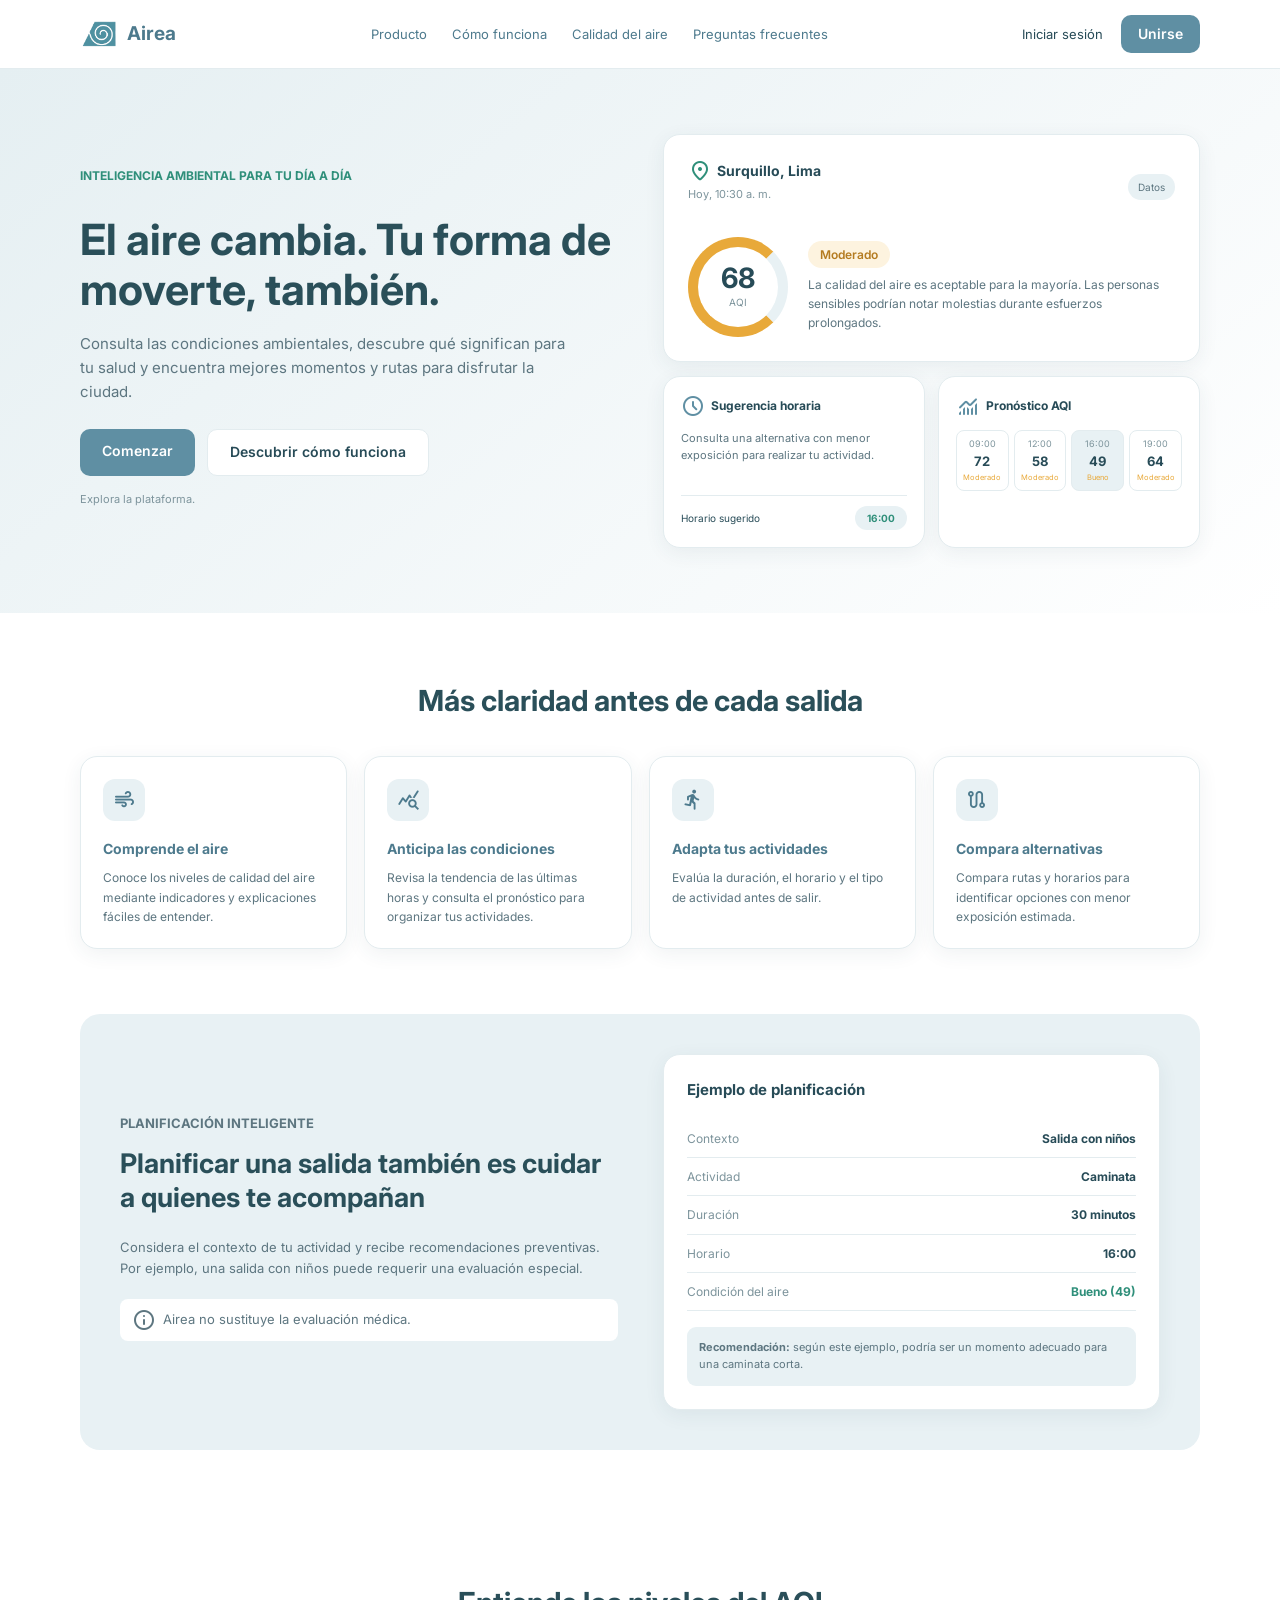
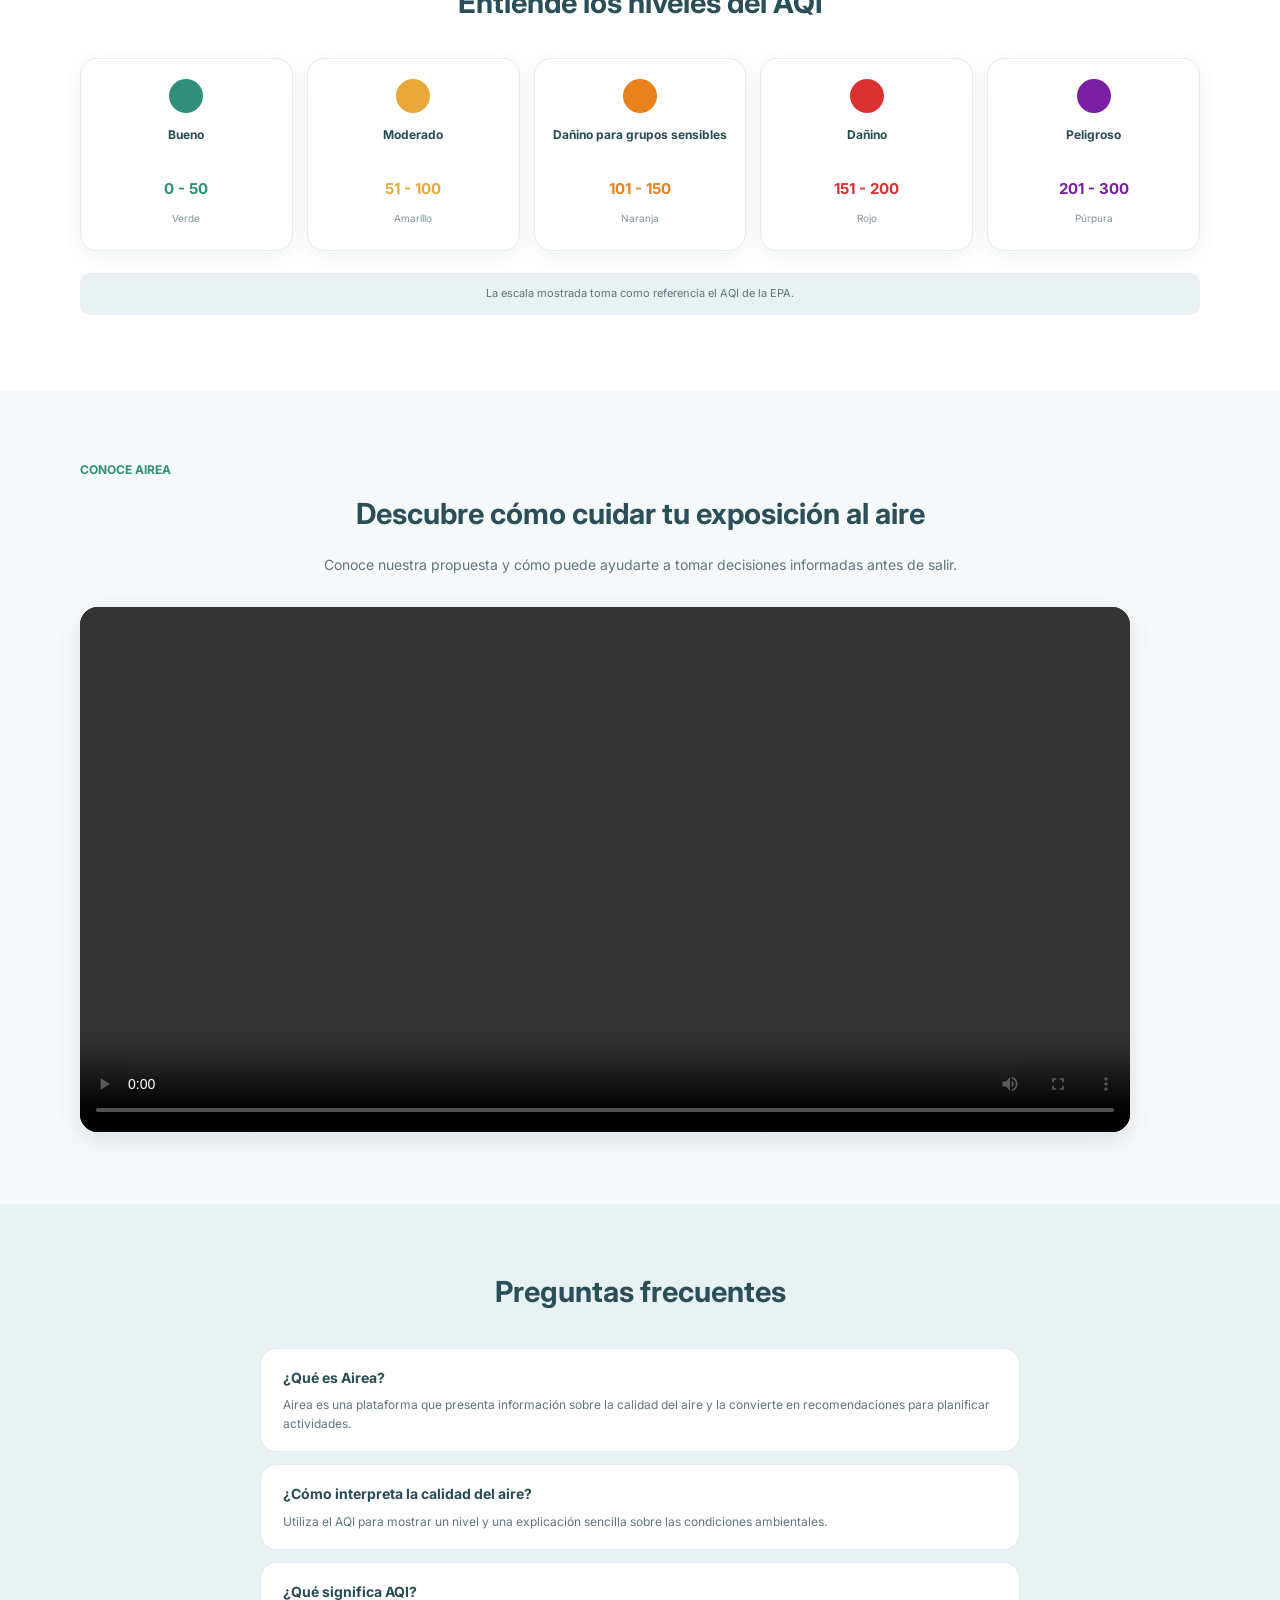
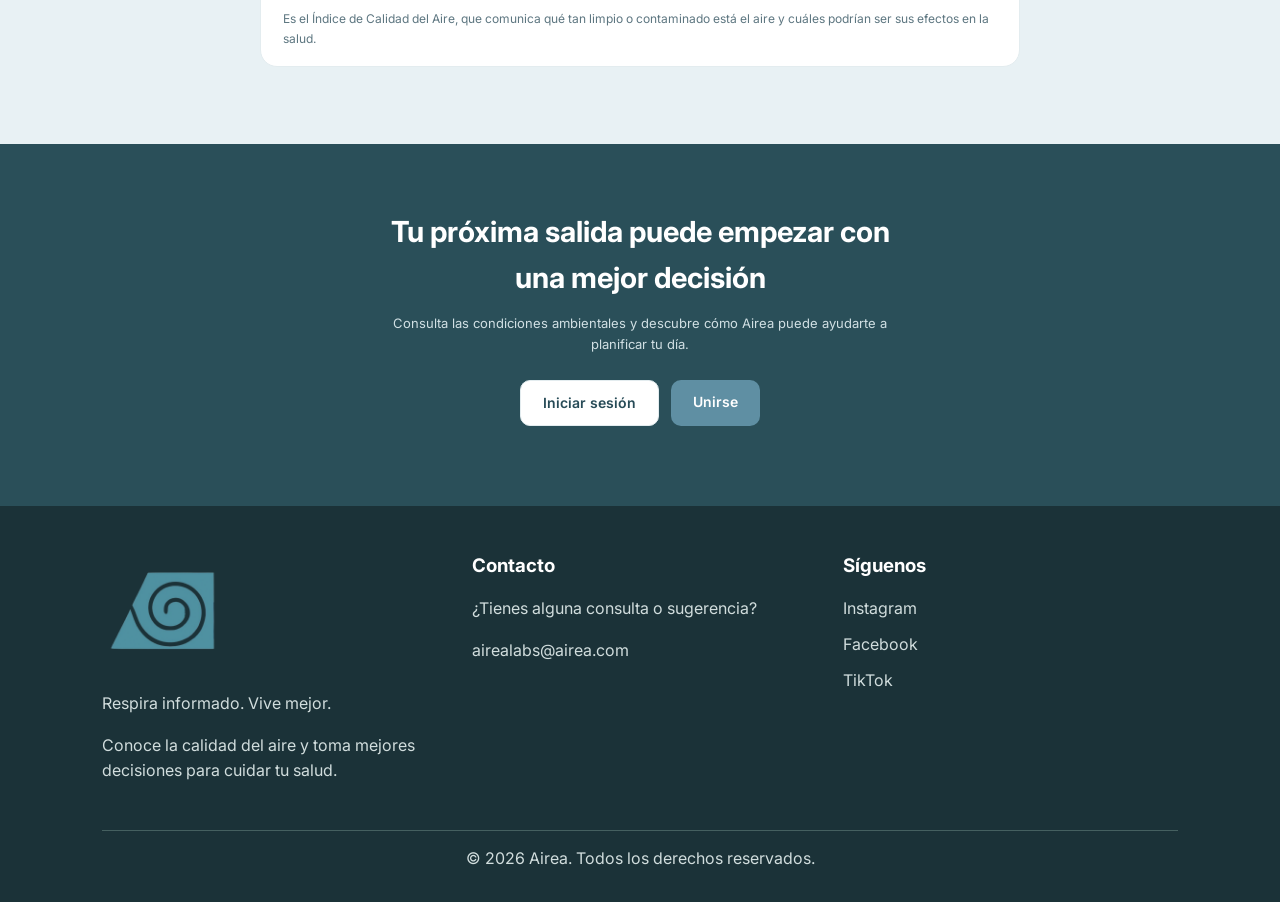
<file: index.html>
<!DOCTYPE html>
<html lang="es">
<head>
    <meta charset="UTF-8">
    <meta name="viewport" content="width=device-width, initial-scale=1.0">
    <title>Airea | Calidad del aire</title>
    <link href="https://fonts.googleapis.com/css2?family=Inter:wght@400;500;600;700;800&family=Material+Symbols+Rounded" rel="stylesheet">
    <link rel="stylesheet" href="public/assets/styles/landing-styles.css">
</head>
<body>

    <!-- Barra de navegación -->
    <header class="header">
        <nav class="nav-bar">
            
            <a class="brand" href="index.html">
                <img src="public/assets/images/logo.png" alt="Logo de Airea">
                <span>Airea</span>
            </a>
            
            <input type="checkbox" id="menu-toggle">
            <label for="menu-toggle" class="menu-icon">
                <span class="material-symbols-rounded">menu</span>
            </label>

            <div class="nav-links" id="nav-links">
                <a href="#producto">Producto</a>
                <a href="#funciones">Cómo funciona</a>
                <a href="#calidad">Calidad del aire</a>
                <a href="#preguntas">Preguntas frecuentes</a>
            </div>

            <div class="nav-actions">
                <a class="login-link" href="public/login.html">Iniciar sesión</a>
                <a class="primary-button button-small" href="public/registro.html">Unirse</a>
            </div>

            <!--menú hamburguesa-->
            <button
                class="menu-toggle"
                id="menu-toggle"
                type="button"
                aria-label="Abrir menú"
                aria-expanded="false"
                aria-controls="nav-links"
            >
                <span class="material-symbols-rounded">menu</span>
            </button>

        </nav>
    </header>

    <main>

        <!-- Presentación principal -->
        <section class="hero" id="producto">
            <div class="hero-content">

                <div class="hero-text">
                    <p class="section-tag">Inteligencia ambiental para tu día a día</p>

                    <h1>El aire cambia. Tu forma de moverte, también.</h1>

                    <p class="description">
                        Consulta las condiciones ambientales, descubre qué significan
                        para tu salud y encuentra mejores momentos y rutas para
                        disfrutar la ciudad.
                    </p>

                    <div class="hero-buttons">
                        <a class="primary-button" href="public/registro.html">Comenzar</a>
                        <a class="secondary-button" href="#funciones">Descubrir cómo funciona</a>
                    </div>

                    <p class="demo-note">
                        Explora la plataforma.
                    </p>
                </div>

                <!-- Información del AQI -->
                <div class="hero-preview">

                    <article class="card-calidad">
                        <div class="card-top">
                            <div>
                                <p class="location">
                                    <span class="material-symbols-rounded">location_on</span>
                                    Surquillo, Lima
                                </p>
                                <p class="update-time">Hoy, 10:30 a. m.</p>
                            </div>

                            <span class="demo-label">Datos</span>
                        </div>

                        <div class="aqi-content">
                            <div class="aqi-circle">
                                <div>
                                    <span class="aqi-number">68</span>
                                    <span class="aqi-label">AQI</span>
                                </div>
                            </div>

                            <div class="aqi-description">
                                <span class="level-label">Moderado</span>
                                <p>
                                    La calidad del aire es aceptable para la mayoría.
                                    Las personas sensibles podrían notar molestias
                                    durante esfuerzos prolongados.
                                </p>
                            </div>
                        </div>
                    </article>

                    <!-- Tarjetas de información -->
                    <div class="preview-cards">

                        <article class="card-horario">
                            <h3>
                                <span class="material-symbols-rounded">schedule</span>
                                Sugerencia horaria
                            </h3>

                            <p>
                                Consulta una alternativa con menor exposición
                                para realizar tu actividad.
                            </p>

                            <div class="card-footer">
                                <span>Horario sugerido</span>
                                <span class="time-label">16:00</span>
                            </div>
                        </article>

                        <article class="card-pronostico">
                            <h3>
                                <span class="material-symbols-rounded">monitoring</span>
                                Pronóstico AQI
                            </h3>

                            <div class="horarios">
                                <div>
                                    <span>09:00</span>
                                    <b>72</b>
                                    <small>Moderado</small>
                                </div>

                                <div>
                                    <span>12:00</span>
                                    <b>58</b>
                                    <small>Moderado</small>
                                </div>

                                <div class="horario-activo">
                                    <span>16:00</span>
                                    <b>49</b>
                                    <small>Bueno</small>
                                </div>

                                <div>
                                    <span>19:00</span>
                                    <b>64</b>
                                    <small>Moderado</small>
                                </div>
                            </div>
                        </article>

                    </div>
                </div>

            </div>
        </section>

        <!-- Funciones principales -->
        <section class="section" id="funciones">
            <div class="section-content">

                <h2 class="section-title">Más claridad antes de cada salida</h2>

                <div class="features">

                    <article class="card-funcion">
                        <div class="feature-icon">
                            <span class="material-symbols-rounded">air</span>
                        </div>
                        <h3>Comprende el aire</h3>
                        <p>
                            Conoce los niveles de calidad del aire mediante
                            indicadores y explicaciones fáciles de entender.
                        </p>
                    </article>

                    <article class="card-funcion">
                        <div class="feature-icon">
                            <span class="material-symbols-rounded">query_stats</span>
                        </div>
                        <h3>Anticipa las condiciones</h3>
                        <p>
                            Revisa la tendencia de las últimas horas y consulta
                            el pronóstico para organizar tus actividades.
                        </p>
                    </article>

                    <article class="card-funcion">
                        <div class="feature-icon">
                            <span class="material-symbols-rounded">directions_run</span>
                        </div>
                        <h3>Adapta tus actividades</h3>
                        <p>
                            Evalúa la duración, el horario y el tipo de actividad
                            antes de salir.
                        </p>
                    </article>

                    <article class="card-funcion">
                        <div class="feature-icon">
                            <span class="material-symbols-rounded">route</span>
                        </div>
                        <h3>Compara alternativas</h3>
                        <p>
                            Compara rutas y horarios para identificar opciones
                            con menor exposición estimada.
                        </p>
                    </article>

                </div>
            </div>
        </section>

        <!-- Planificación de actividades -->
        <section class="section-planificacion">
            <div class="section-content planning-content">

                <div class="planning-text">
                    <p class="section-tag">Planificación inteligente</p>

                    <h2>
                        Planificar una salida también es cuidar
                        a quienes te acompañan
                    </h2>

                    <p>
                        Considera el contexto de tu actividad y recibe
                        recomendaciones preventivas. Por ejemplo, una salida
                        con niños puede requerir una evaluación especial.
                    </p>

                    <p class="disclaimer">
                        <span class="material-symbols-rounded">info</span>
                        Airea no sustituye la evaluación médica.
                    </p>
                </div>

                <article class="card-planificacion">
                    <h3>Ejemplo de planificación</h3>

                    <div class="planning-row">
                        <span>Contexto</span>
                        <b>Salida con niños</b>
                    </div>

                    <div class="planning-row">
                        <span>Actividad</span>
                        <b>Caminata</b>
                    </div>

                    <div class="planning-row">
                        <span>Duración</span>
                        <b>30 minutos</b>
                    </div>

                    <div class="planning-row">
                        <span>Horario</span>
                        <b>16:00</b>
                    </div>

                    <div class="planning-row">
                        <span>Condición del aire</span>
                        <b class="good-text">Bueno (49)</b>
                    </div>

                    <p class="recommendation">
                        <b>Recomendación:</b> según este ejemplo, podría ser
                        un momento adecuado para una caminata corta.
                    </p>
                </article>

            </div>
        </section>

        <!-- Niveles de calidad del aire -->
        <section class="section" id="calidad">
            <div class="section-content">

                <h2 class="section-title">Entiende los niveles del AQI</h2>

                <div class="aqi-levels">

                    <article class="level-card level-good">
                        <div class="level-color"></div>
                        <h3>Bueno</h3>
                        <p>0 - 50</p>
                        <span>Verde</span>
                    </article>

                    <article class="level-card level-moderate">
                        <div class="level-color"></div>
                        <h3>Moderado</h3>
                        <p>51 - 100</p>
                        <span>Amarillo</span>
                    </article>

                    <article class="level-card level-sensitive">
                        <div class="level-color"></div>
                        <h3>Dañino para grupos sensibles</h3>
                        <p>101 - 150</p>
                        <span>Naranja</span>
                    </article>

                    <article class="level-card level-unhealthy">
                        <div class="level-color"></div>
                        <h3>Dañino</h3>
                        <p>151 - 200</p>
                        <span>Rojo</span>
                    </article>

                    <article class="level-card level-hazard">
                        <div class="level-color"></div>
                        <h3>Peligroso</h3>
                        <p>201 - 300</p>
                        <span>Púrpura</span>
                    </article>

                </div>

                <p class="source-note">
                    La escala mostrada toma como referencia el AQI de la EPA.
                </p>

            </div>
        </section>
        
        <!-- Video de presentación -->
        <section class="video-section" id="presentacion">
            <div class="section-content">
                <p class="section-tag">Conoce Airea</p>
                <h2 class="section-title">Descubre cómo cuidar tu exposición al aire</h2>
                <p class="video-description">
                    Conoce nuestra propuesta y cómo puede ayudarte a tomar
                    decisiones informadas antes de salir.
                </p>
                <video src="public/assets/media/presentation.mp4" controls preload="metadata" playsinline class="video-container">
                    Video Presentación
                </video>
            </div>
        </section>

        <!-- Preguntas frecuentes -->
        <section class="section faq-section" id="preguntas">
            <div class="section-content">

                <h2 class="section-title">Preguntas frecuentes</h2>

                <div class="faq-list">

                    <article class="card-pregunta">
                        <h3>¿Qué es Airea?</h3>
                        <p>
                            Airea es una plataforma que presenta información
                            sobre la calidad del aire y la convierte en
                            recomendaciones para planificar actividades.
                        </p>
                    </article>

                    <article class="card-pregunta">
                        <h3>¿Cómo interpreta la calidad del aire?</h3>
                        <p>
                            Utiliza el AQI para mostrar un nivel y una explicación
                            sencilla sobre las condiciones ambientales.
                        </p>
                    </article>

                    <article class="card-pregunta">
                        <h3>¿Qué significa AQI?</h3>
                        <p>
                            Es el Índice de Calidad del Aire, que comunica qué
                            tan limpio o contaminado está el aire y cuáles
                            podrían ser sus efectos en la salud.
                        </p>
                    </article>

                </div>
            </div>
        </section>

        <!-- Invitación final -->
        <section class="final-section">
            <div class="section-content">
                <h2>Tu próxima salida puede empezar con una mejor decisión</h2>

                <p>
                    Consulta las condiciones ambientales y descubre cómo
                    Airea puede ayudarte a planificar tu día.
                </p>

                <div class="hero-buttons">
                    <a class="secondary-button" href="public/login.html">Iniciar sesión</a>
                    <a class="primary-button" href="public/registro.html">Unirse</a>
                </div>
            </div>
        </section>
    </main>

    <!-- Pie de página -->
    <footer class="footer">
        <div class="footer-container">

            <div class="footer-brand">
                <img src="public/assets/images/logo.png" alt="Logo de Airea">
                <p>Respira informado. Vive mejor.</p>
                <p>Conoce la calidad del aire y toma mejores decisiones para cuidar tu salud.</p>
            </div>

            <div class="footer-contact">
                <h3>Contacto</h3>
                <p>¿Tienes alguna consulta o sugerencia?</p>
                <a href="mailto:contacto@airea.com">airealabs&#64;airea.com</a>
            </div>

            <div class="footer-social">
                <h3>Síguenos</h3>
                <a href="https://www.instagram.com/" target="_blank">
                    Instagram
                </a>
                <a href="https://www.facebook.com/" target="_blank">
                    Facebook
                </a>
                <a href="https://www.tiktok.com/" target="_blank">
                    TikTok
                </a>
            </div>

        </div>

        <div class="footer-bottom">
            <p>© 2026 Airea. Todos los derechos reservados.</p>
        </div>
    </footer>
</body>
</html>
</file>
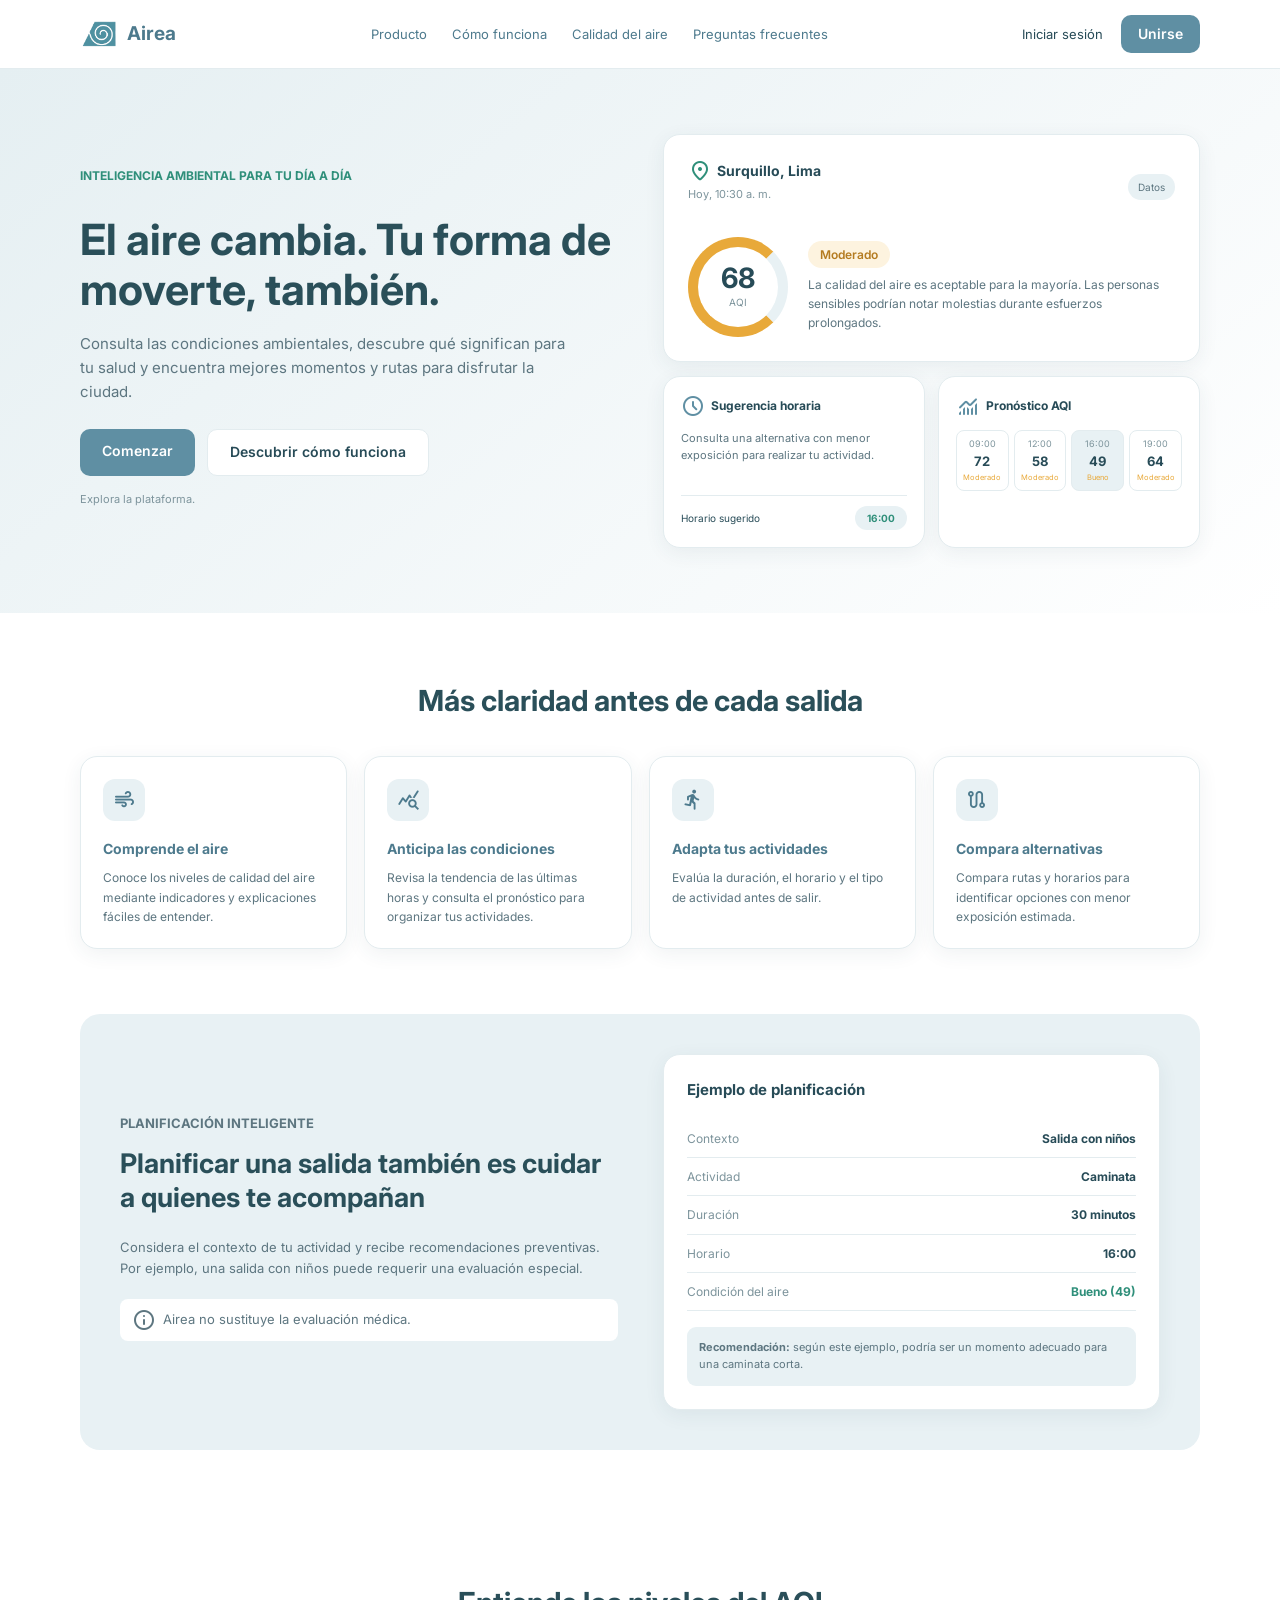
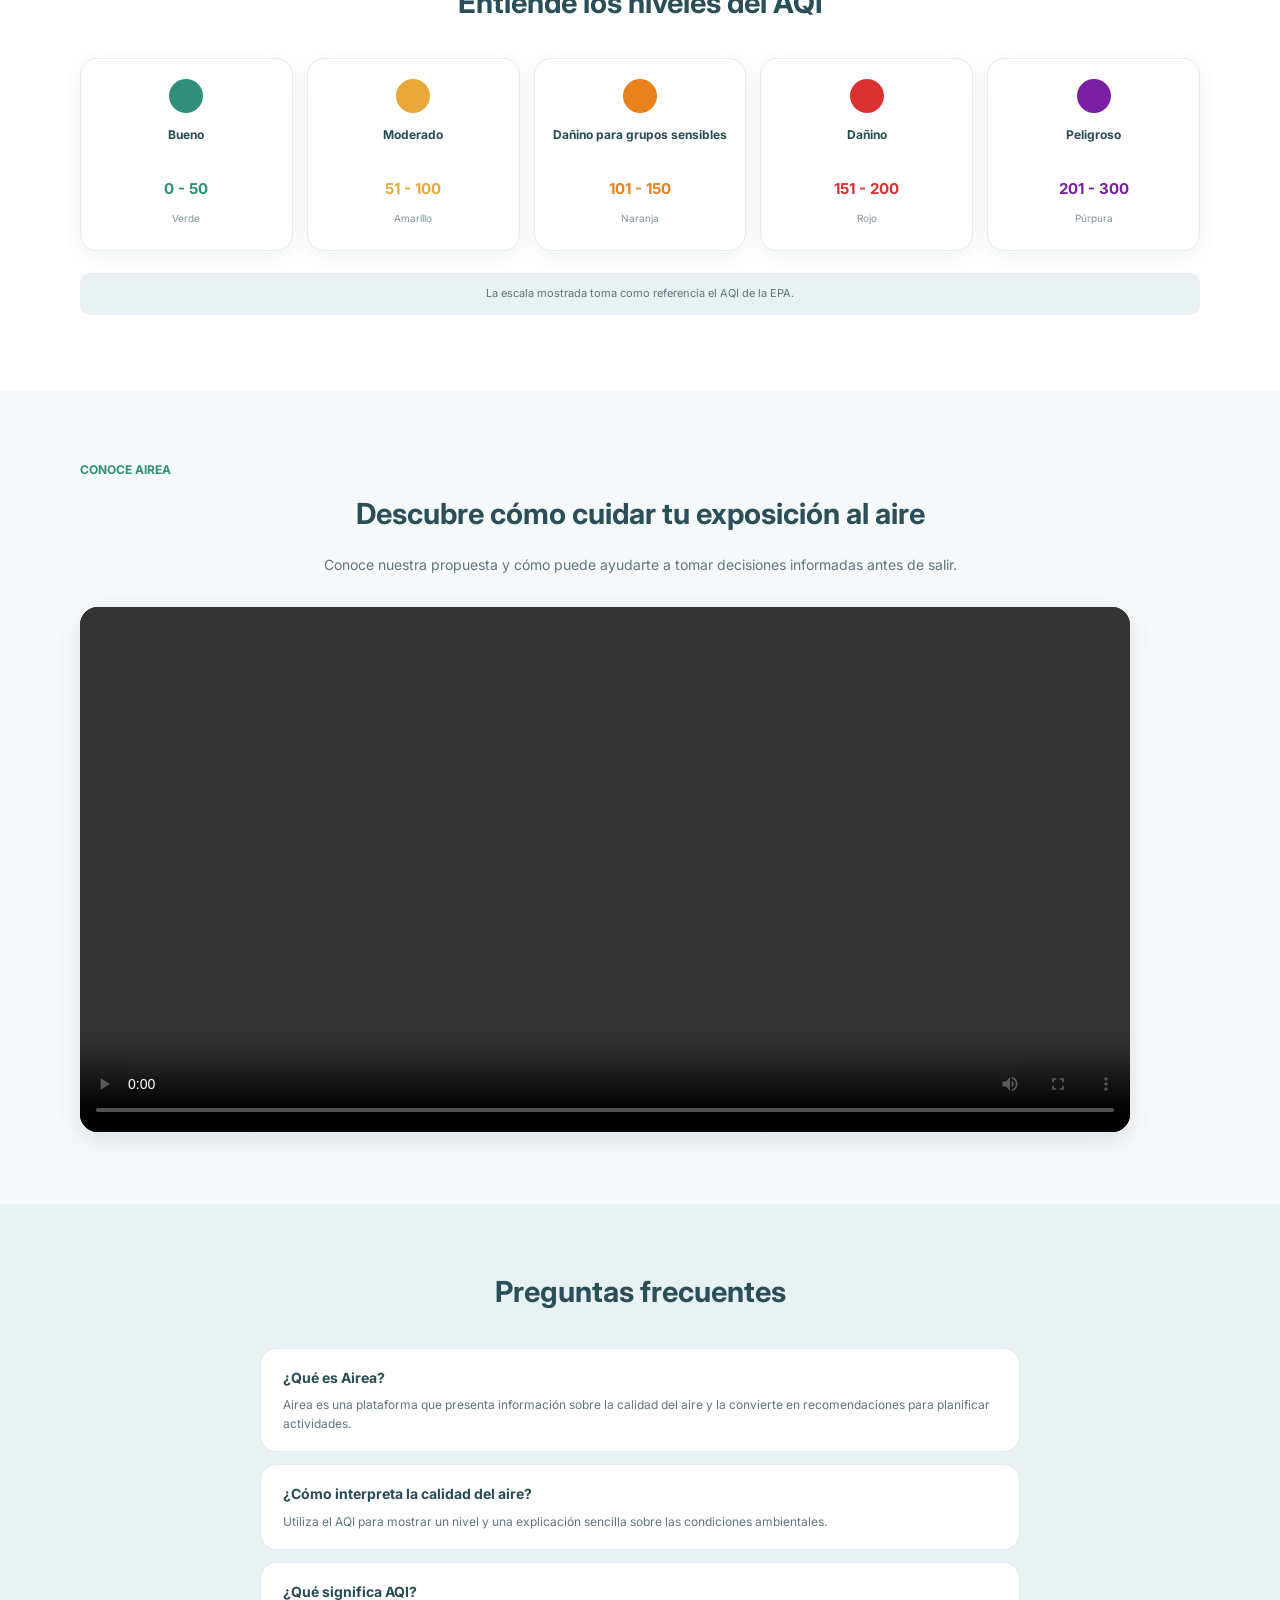
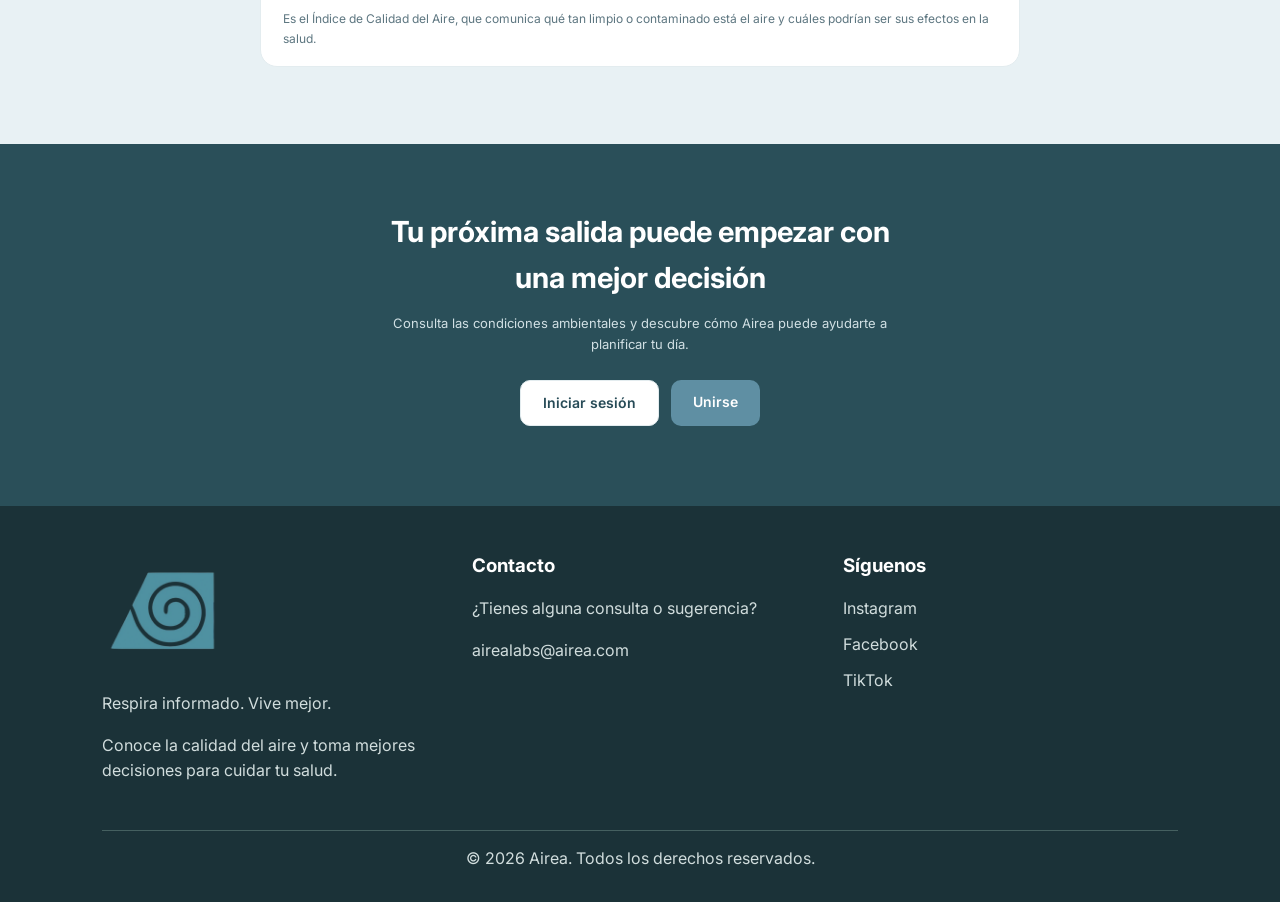
<file: public/index.html>
<!DOCTYPE html>
<html lang="es">
<head>
    <meta charset="UTF-8">
    <meta name="viewport" content="width=device-width, initial-scale=1.0">
    <title>Airea | Calidad del aire</title>
    <link href="https://fonts.googleapis.com/css2?family=Inter:wght@400;500;600;700;800&family=Material+Symbols+Rounded" rel="stylesheet">
    <link rel="stylesheet" href="assets/styles/landing-styles.css">
</head>
<body>

    <!-- Barra de navegación -->
    <header class="header">
        <nav class="nav-bar">
            
            <a class="brand" href="index.html">
                <img src="assets/images/logo.png" alt="Logo de Airea">
                <span>Airea</span>
            </a>
            
            <input type="checkbox" id="menu-toggle">
            <label for="menu-toggle" class="menu-icon">
                <span class="material-symbols-rounded">menu</span>
            </label>

            <div class="nav-links" id="nav-links">
                <a href="#producto">Producto</a>
                <a href="#funciones">Cómo funciona</a>
                <a href="#calidad">Calidad del aire</a>
                <a href="#preguntas">Preguntas frecuentes</a>
            </div>

            <div class="nav-actions">
                <a class="login-link" href="login.html">Iniciar sesión</a>
                <a class="primary-button button-small" href="registro.html">Unirse</a>
            </div>

            <!--menú hamburguesa-->
            <button
                class="menu-toggle"
                id="menu-toggle"
                type="button"
                aria-label="Abrir menú"
                aria-expanded="false"
                aria-controls="nav-links"
            >
                <span class="material-symbols-rounded">menu</span>
            </button>

        </nav>
    </header>

    <main>

        <!-- Presentación principal -->
        <section class="hero" id="producto">
            <div class="hero-content">

                <div class="hero-text">
                    <p class="section-tag">Inteligencia ambiental para tu día a día</p>

                    <h1>El aire cambia. Tu forma de moverte, también.</h1>

                    <p class="description">
                        Consulta las condiciones ambientales, descubre qué significan
                        para tu salud y encuentra mejores momentos y rutas para
                        disfrutar la ciudad.
                    </p>

                    <div class="hero-buttons">
                        <a class="primary-button" href="registro.html">Comenzar</a>
                        <a class="secondary-button" href="#funciones">Descubrir cómo funciona</a>
                    </div>

                    <p class="demo-note">
                        Explora la plataforma.
                    </p>
                </div>

                <!-- Información del AQI -->
                <div class="hero-preview">

                    <article class="card-calidad">
                        <div class="card-top">
                            <div>
                                <p class="location">
                                    <span class="material-symbols-rounded">location_on</span>
                                    Surquillo, Lima
                                </p>
                                <p class="update-time">Hoy, 10:30 a. m.</p>
                            </div>

                            <span class="demo-label">Datos</span>
                        </div>

                        <div class="aqi-content">
                            <div class="aqi-circle">
                                <div>
                                    <span class="aqi-number">68</span>
                                    <span class="aqi-label">AQI</span>
                                </div>
                            </div>

                            <div class="aqi-description">
                                <span class="level-label">Moderado</span>
                                <p>
                                    La calidad del aire es aceptable para la mayoría.
                                    Las personas sensibles podrían notar molestias
                                    durante esfuerzos prolongados.
                                </p>
                            </div>
                        </div>
                    </article>

                    <!-- Tarjetas de información -->
                    <div class="preview-cards">

                        <article class="card-horario">
                            <h3>
                                <span class="material-symbols-rounded">schedule</span>
                                Sugerencia horaria
                            </h3>

                            <p>
                                Consulta una alternativa con menor exposición
                                para realizar tu actividad.
                            </p>

                            <div class="card-footer">
                                <span>Horario sugerido</span>
                                <span class="time-label">16:00</span>
                            </div>
                        </article>

                        <article class="card-pronostico">
                            <h3>
                                <span class="material-symbols-rounded">monitoring</span>
                                Pronóstico AQI
                            </h3>

                            <div class="horarios">
                                <div>
                                    <span>09:00</span>
                                    <b>72</b>
                                    <small>Moderado</small>
                                </div>

                                <div>
                                    <span>12:00</span>
                                    <b>58</b>
                                    <small>Moderado</small>
                                </div>

                                <div class="horario-activo">
                                    <span>16:00</span>
                                    <b>49</b>
                                    <small>Bueno</small>
                                </div>

                                <div>
                                    <span>19:00</span>
                                    <b>64</b>
                                    <small>Moderado</small>
                                </div>
                            </div>
                        </article>

                    </div>
                </div>

            </div>
        </section>

        <!-- Funciones principales -->
        <section class="section" id="funciones">
            <div class="section-content">

                <h2 class="section-title">Más claridad antes de cada salida</h2>

                <div class="features">

                    <article class="card-funcion">
                        <div class="feature-icon">
                            <span class="material-symbols-rounded">air</span>
                        </div>
                        <h3>Comprende el aire</h3>
                        <p>
                            Conoce los niveles de calidad del aire mediante
                            indicadores y explicaciones fáciles de entender.
                        </p>
                    </article>

                    <article class="card-funcion">
                        <div class="feature-icon">
                            <span class="material-symbols-rounded">query_stats</span>
                        </div>
                        <h3>Anticipa las condiciones</h3>
                        <p>
                            Revisa la tendencia de las últimas horas y consulta
                            el pronóstico para organizar tus actividades.
                        </p>
                    </article>

                    <article class="card-funcion">
                        <div class="feature-icon">
                            <span class="material-symbols-rounded">directions_run</span>
                        </div>
                        <h3>Adapta tus actividades</h3>
                        <p>
                            Evalúa la duración, el horario y el tipo de actividad
                            antes de salir.
                        </p>
                    </article>

                    <article class="card-funcion">
                        <div class="feature-icon">
                            <span class="material-symbols-rounded">route</span>
                        </div>
                        <h3>Compara alternativas</h3>
                        <p>
                            Compara rutas y horarios para identificar opciones
                            con menor exposición estimada.
                        </p>
                    </article>

                </div>
            </div>
        </section>

        <!-- Planificación de actividades -->
        <section class="section-planificacion">
            <div class="section-content planning-content">

                <div class="planning-text">
                    <p class="section-tag">Planificación inteligente</p>

                    <h2>
                        Planificar una salida también es cuidar
                        a quienes te acompañan
                    </h2>

                    <p>
                        Considera el contexto de tu actividad y recibe
                        recomendaciones preventivas. Por ejemplo, una salida
                        con niños puede requerir una evaluación especial.
                    </p>

                    <p class="disclaimer">
                        <span class="material-symbols-rounded">info</span>
                        Airea no sustituye la evaluación médica.
                    </p>
                </div>

                <article class="card-planificacion">
                    <h3>Ejemplo de planificación</h3>

                    <div class="planning-row">
                        <span>Contexto</span>
                        <b>Salida con niños</b>
                    </div>

                    <div class="planning-row">
                        <span>Actividad</span>
                        <b>Caminata</b>
                    </div>

                    <div class="planning-row">
                        <span>Duración</span>
                        <b>30 minutos</b>
                    </div>

                    <div class="planning-row">
                        <span>Horario</span>
                        <b>16:00</b>
                    </div>

                    <div class="planning-row">
                        <span>Condición del aire</span>
                        <b class="good-text">Bueno (49)</b>
                    </div>

                    <p class="recommendation">
                        <b>Recomendación:</b> según este ejemplo, podría ser
                        un momento adecuado para una caminata corta.
                    </p>
                </article>

            </div>
        </section>

        <!-- Niveles de calidad del aire -->
        <section class="section" id="calidad">
            <div class="section-content">

                <h2 class="section-title">Entiende los niveles del AQI</h2>

                <div class="aqi-levels">

                    <article class="level-card level-good">
                        <div class="level-color"></div>
                        <h3>Bueno</h3>
                        <p>0 - 50</p>
                        <span>Verde</span>
                    </article>

                    <article class="level-card level-moderate">
                        <div class="level-color"></div>
                        <h3>Moderado</h3>
                        <p>51 - 100</p>
                        <span>Amarillo</span>
                    </article>

                    <article class="level-card level-sensitive">
                        <div class="level-color"></div>
                        <h3>Dañino para grupos sensibles</h3>
                        <p>101 - 150</p>
                        <span>Naranja</span>
                    </article>

                    <article class="level-card level-unhealthy">
                        <div class="level-color"></div>
                        <h3>Dañino</h3>
                        <p>151 - 200</p>
                        <span>Rojo</span>
                    </article>

                    <article class="level-card level-hazard">
                        <div class="level-color"></div>
                        <h3>Peligroso</h3>
                        <p>201 - 300</p>
                        <span>Púrpura</span>
                    </article>

                </div>

                <p class="source-note">
                    La escala mostrada toma como referencia el AQI de la EPA.
                </p>

            </div>
        </section>
        
        <!-- Video de presentación -->
        <section class="video-section" id="presentacion">
            <div class="section-content">
                <p class="section-tag">Conoce Airea</p>
                <h2 class="section-title">Descubre cómo cuidar tu exposición al aire</h2>
                <p class="video-description">
                    Conoce nuestra propuesta y cómo puede ayudarte a tomar
                    decisiones informadas antes de salir.
                </p>
                <video src="assets/media/presentation.mp4" controls preload="metadata" playsinline class="video-container">
                    Video Presentación
                </video>
            </div>
        </section>

        <!-- Preguntas frecuentes -->
        <section class="section faq-section" id="preguntas">
            <div class="section-content">

                <h2 class="section-title">Preguntas frecuentes</h2>

                <div class="faq-list">

                    <article class="card-pregunta">
                        <h3>¿Qué es Airea?</h3>
                        <p>
                            Airea es una plataforma que presenta información
                            sobre la calidad del aire y la convierte en
                            recomendaciones para planificar actividades.
                        </p>
                    </article>

                    <article class="card-pregunta">
                        <h3>¿Cómo interpreta la calidad del aire?</h3>
                        <p>
                            Utiliza el AQI para mostrar un nivel y una explicación
                            sencilla sobre las condiciones ambientales.
                        </p>
                    </article>

                    <article class="card-pregunta">
                        <h3>¿Qué significa AQI?</h3>
                        <p>
                            Es el Índice de Calidad del Aire, que comunica qué
                            tan limpio o contaminado está el aire y cuáles
                            podrían ser sus efectos en la salud.
                        </p>
                    </article>

                </div>
            </div>
        </section>

        <!-- Invitación final -->
        <section class="final-section">
            <div class="section-content">
                <h2>Tu próxima salida puede empezar con una mejor decisión</h2>

                <p>
                    Consulta las condiciones ambientales y descubre cómo
                    Airea puede ayudarte a planificar tu día.
                </p>

                <div class="hero-buttons">
                    <a class="secondary-button" href="login.html">Iniciar sesión</a>
                    <a class="primary-button" href="registro.html">Unirse</a>
                </div>
            </div>
        </section>
    </main>

    <!-- Pie de página -->
    <footer class="footer">
        <div class="footer-container">

            <div class="footer-brand">
                <img src="assets/images/logo.png" alt="Logo de Airea">
                <p>Respira informado. Vive mejor.</p>
                <p>Conoce la calidad del aire y toma mejores decisiones para cuidar tu salud.</p>
            </div>

            <div class="footer-contact">
                <h3>Contacto</h3>
                <p>¿Tienes alguna consulta o sugerencia?</p>
                <a href="mailto:contacto@airea.com">airealabs@airea.com</a>
            </div>

            <div class="footer-social">
                <h3>Síguenos</h3>
                <a href="https://www.instagram.com/" target="_blank">
                    Instagram
                </a>
                <a href="https://www.facebook.com/" target="_blank">
                    Facebook
                </a>
                <a href="https://www.tiktok.com/" target="_blank">
                    TikTok
                </a>
            </div>

        </div>

        <div class="footer-bottom">
            <p>© 2026 Airea. Todos los derechos reservados.</p>
        </div>
    </footer>
</body>
</html>
</file>
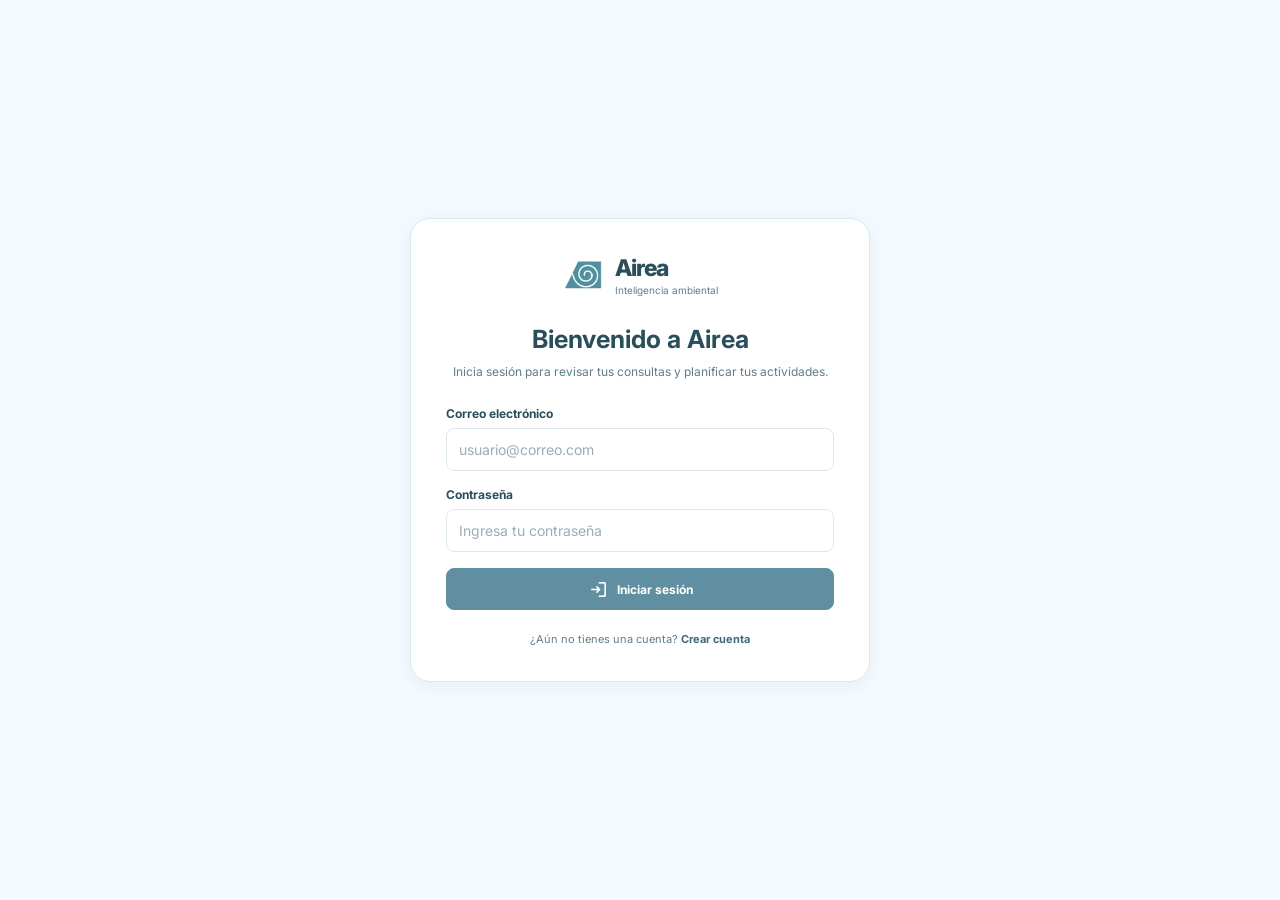
<file: login.html>
<!DOCTYPE html>
<html lang="es">
<head>
    <meta charset="UTF-8">
    <meta name="viewport" content="width=device-width, initial-scale=1.0">
    <title>Iniciar sesión | Airea</title>
    <link href="https://fonts.googleapis.com/css2?family=Inter:wght@400;500;600;700;800&family=Material+Symbols+Rounded:opsz,wght,FILL,GRAD@20..48,400,0,0" rel="stylesheet">
    <link rel="stylesheet" href="css/styles.css">
</head>
<body>
    <main class="auth-page">
        <section class="auth-card">
            <a class="auth-brand" href="index.html">
                <img src="assets/images/logo.png" alt="Logo de Airea" class="brand-logo">
                <span>
                    <span class="brand-name">Airea</span>
                    <span class="brand-caption">Inteligencia ambiental</span>
                </span>
            </a>
            <header class="auth-heading">
                <h1>Bienvenido a Airea</h1>
                <p>Inicia sesión para revisar tus consultas y planificar tus actividades.</p>
            </header>
            <form class="auth-form" action="index.html" method="get">
                <div class="form-group">
                    <label for="email">Correo electrónico</label>
                    <input
                        class="form-control"
                        id="email"
                        name="email"
                        type="email"
                        placeholder="usuario@correo.com"
                        required
                    >
                </div>

                <div class="form-group">
                    <label for="password">Contraseña</label>
                    <input
                        class="form-control"
                        id="password"
                        name="password"
                        type="password"
                        placeholder="Ingresa tu contraseña"
                        required
                    >
                </div>

                <button class="btn btn-primary btn-block" type="submit">
                    <span class="material-symbols-rounded" aria-hidden="true">login</span>
                    Iniciar sesión
                </button>
            </form>
            <footer class="auth-footer">
                <p>
                    ¿Aún no tienes una cuenta?
                    <a href="registro.html">Crear cuenta</a>
                </p>
            </footer>
        </section>
    </main>
</body>
</html>
</file>
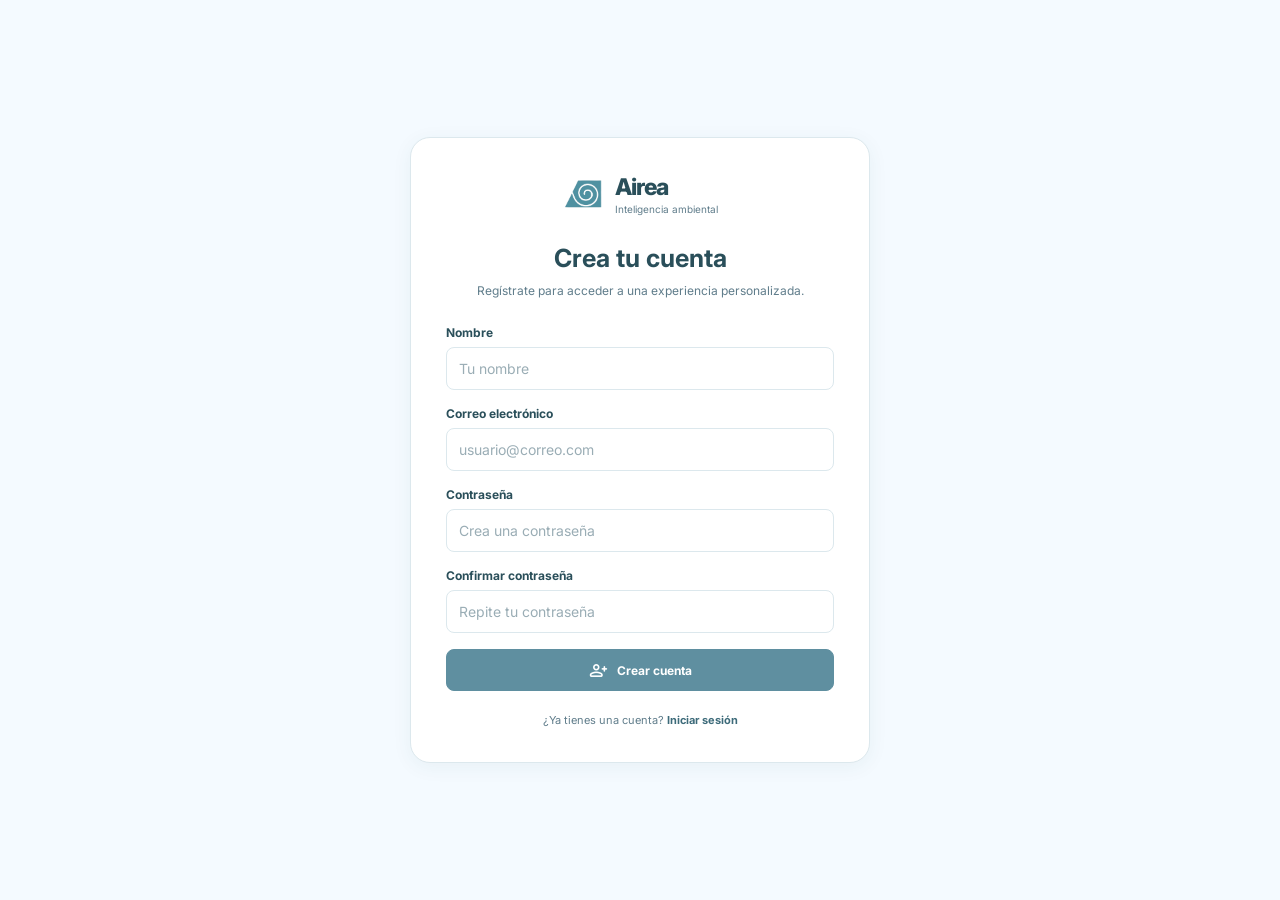
<file: registro.html>
<!DOCTYPE html>
<html lang="es">
<head>
    <meta charset="UTF-8">
    <meta name="viewport" content="width=device-width, initial-scale=1.0">
    <title>Crear cuenta | Airea</title>
    <link href="https://fonts.googleapis.com/css2?family=Inter:wght@400;500;600;700;800&family=Material+Symbols+Rounded:opsz,wght,FILL,GRAD@20..48,400,0,0" rel="stylesheet">
    <link rel="stylesheet" href="css/styles.css">
</head>
<body>
    <main class="auth-page">
        <section class="auth-card">
            <a class="auth-brand" href="index.html">
                <img src="assets/images/logo.png" alt="Logo de Airea" class="brand-logo">

                <span>
                    <span class="brand-name">Airea</span>
                    <span class="brand-caption">Inteligencia ambiental</span>
                </span>
            </a>
            <header class="auth-heading">
                <h1>Crea tu cuenta</h1>
                <p>Regístrate para acceder a una experiencia personalizada.</p>
            </header>
            <form class="auth-form" action="index.html" method="get">
                <div class="form-group">
                    <label for="full-name">Nombre</label>
                    <input
                        class="form-control"
                        id="full-name"
                        name="name"
                        type="text"
                        placeholder="Tu nombre"
                        required
                    >
                </div>
                <div class="form-group">
                    <label for="register-email">Correo electrónico</label>
                    <input
                        class="form-control"
                        id="register-email"
                        name="email"
                        type="email"
                        placeholder="usuario@correo.com"
                        required
                    >
                </div>
                <div class="form-group">
                    <label for="register-password">Contraseña</label>
                    <input
                        class="form-control"
                        id="register-password"
                        name="password"
                        type="password"
                        placeholder="Crea una contraseña"
                        required
                    >
                </div>
                <div class="form-group">
                    <label for="confirm-password">Confirmar contraseña</label>
                    <input
                        class="form-control"
                        id="confirm-password"
                        name="confirm-password"
                        type="password"
                        placeholder="Repite tu contraseña"
                        required
                    >
                </div>
                <button class="btn btn-primary btn-block" type="submit">
                    <span class="material-symbols-rounded" aria-hidden="true">person_add</span>
                    Crear cuenta
                </button>
            </form>
            <footer class="auth-footer">
                <p>
                    ¿Ya tienes una cuenta?
                    <a href="login.html">Iniciar sesión</a>
                </p>
            </footer>
        </section>
    </main>
</body>
</html>
</file>
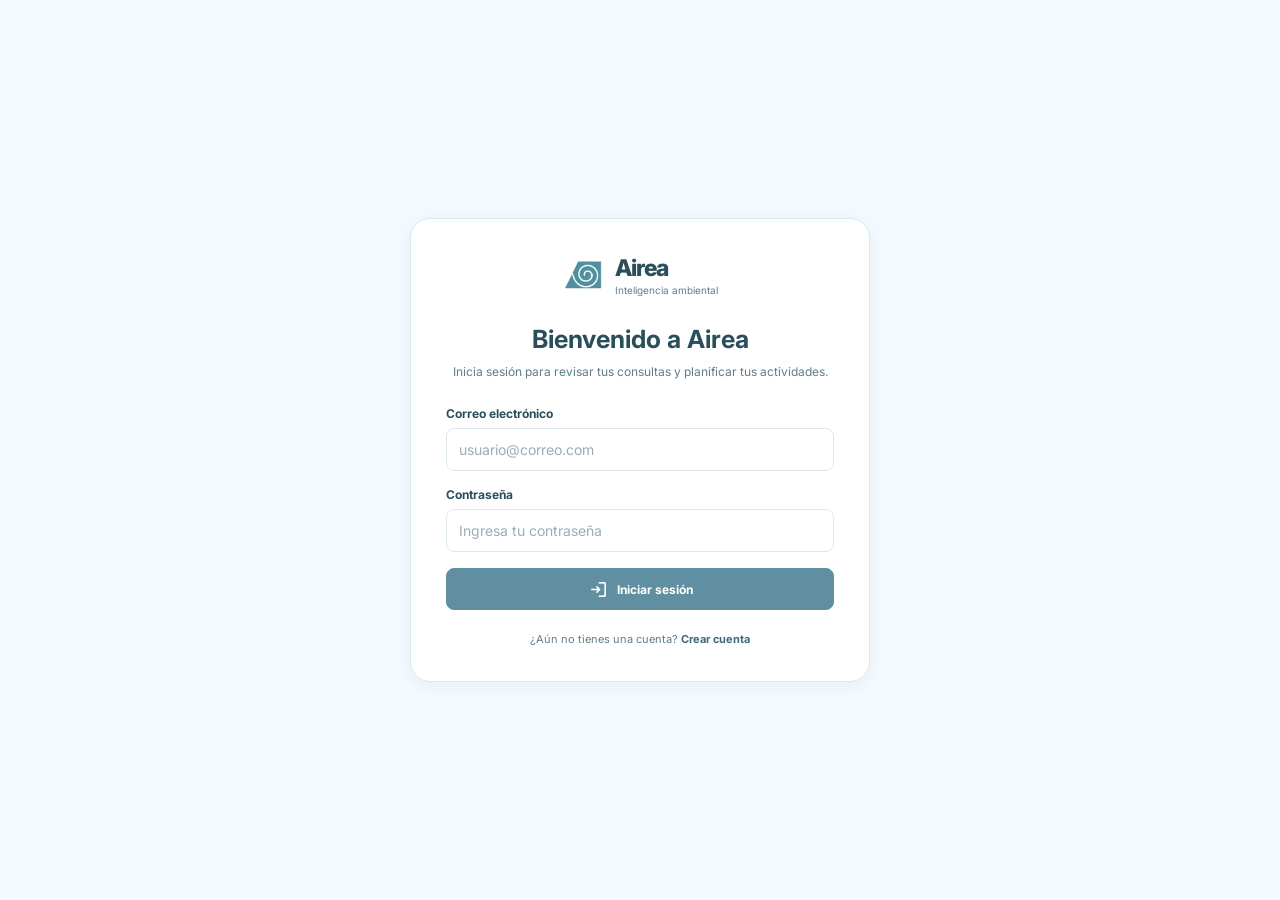
<file: public/login.html>
<!DOCTYPE html>
<html lang="es">
<head>
    <meta charset="UTF-8">
    <meta name="viewport" content="width=device-width, initial-scale=1.0">
    <title>Iniciar sesión | Airea</title>
    <link href="https://fonts.googleapis.com/css2?family=Inter:wght@400;500;600;700;800&family=Material+Symbols+Rounded:opsz,wght,FILL,GRAD@20..48,400,0,0" rel="stylesheet">
    <link rel="stylesheet" href="assets/styles/styles.css">
</head>
<body>
    <main class="auth-page">
        <section class="auth-card">
            <a class="auth-brand" href="../index.html">
                <img src="assets/images/logo.png" alt="Logo de Airea" class="brand-logo">
                <span>
                    <span class="brand-name">Airea</span>
                    <span class="brand-caption">Inteligencia ambiental</span>
                </span>
            </a>
            <header class="auth-heading">
                <h1>Bienvenido a Airea</h1>
                <p>Inicia sesión para revisar tus consultas y planificar tus actividades.</p>
            </header>
            <form class="auth-form" action="../index.html" method="get">
                <div class="form-group">
                    <label for="email">Correo electrónico</label>
                    <input
                        class="form-control"
                        id="email"
                        name="email"
                        type="email"
                        placeholder="usuario@correo.com"
                        required
                    >
                </div>

                <div class="form-group">
                    <label for="password">Contraseña</label>
                    <input
                        class="form-control"
                        id="password"
                        name="password"
                        type="password"
                        placeholder="Ingresa tu contraseña"
                        required
                    >
                </div>

                <button class="btn btn-primary btn-block" type="submit">
                    <span class="material-symbols-rounded" aria-hidden="true">login</span>
                    Iniciar sesión
                </button>
            </form>
            <footer class="auth-footer">
                <p>
                    ¿Aún no tienes una cuenta?
                    <a href="registro.html">Crear cuenta</a>
                </p>
            </footer>
        </section>
    </main>
</body>
</html>
</file>
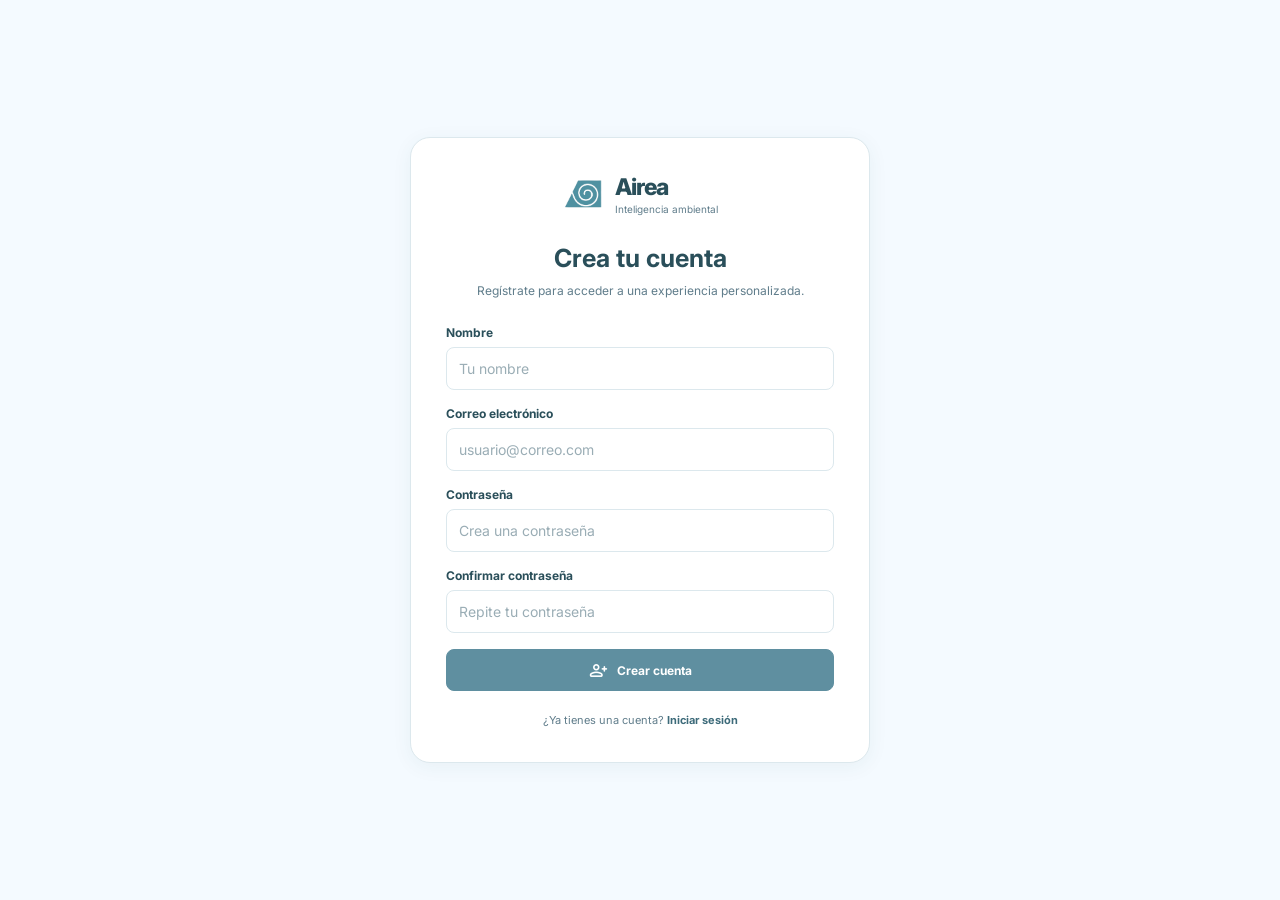
<file: public/registro.html>
<!DOCTYPE html>
<html lang="es">
<head>
    <meta charset="UTF-8">
    <meta name="viewport" content="width=device-width, initial-scale=1.0">
    <title>Crear cuenta | Airea</title>
    <link href="https://fonts.googleapis.com/css2?family=Inter:wght@400;500;600;700;800&family=Material+Symbols+Rounded:opsz,wght,FILL,GRAD@20..48,400,0,0" rel="stylesheet">
    <link rel="stylesheet" href="assets/styles/styles.css">
</head>
<body>
    <main class="auth-page">
        <section class="auth-card">
            <a class="auth-brand" href="../index.html">
                <img src="assets/images/logo.png" alt="Logo de Airea" class="brand-logo">

                <span>
                    <span class="brand-name">Airea</span>
                    <span class="brand-caption">Inteligencia ambiental</span>
                </span>
            </a>
            <header class="auth-heading">
                <h1>Crea tu cuenta</h1>
                <p>Regístrate para acceder a una experiencia personalizada.</p>
            </header>
            <form class="auth-form" action="../index.html" method="get">
                <div class="form-group">
                    <label for="full-name">Nombre</label>
                    <input
                        class="form-control"
                        id="full-name"
                        name="name"
                        type="text"
                        placeholder="Tu nombre"
                        required
                    >
                </div>
                <div class="form-group">
                    <label for="register-email">Correo electrónico</label>
                    <input
                        class="form-control"
                        id="register-email"
                        name="email"
                        type="email"
                        placeholder="usuario@correo.com"
                        required
                    >
                </div>
                <div class="form-group">
                    <label for="register-password">Contraseña</label>
                    <input
                        class="form-control"
                        id="register-password"
                        name="password"
                        type="password"
                        placeholder="Crea una contraseña"
                        required
                    >
                </div>
                <div class="form-group">
                    <label for="confirm-password">Confirmar contraseña</label>
                    <input
                        class="form-control"
                        id="confirm-password"
                        name="confirm-password"
                        type="password"
                        placeholder="Repite tu contraseña"
                        required
                    >
                </div>
                <button class="btn btn-primary btn-block" type="submit">
                    <span class="material-symbols-rounded" aria-hidden="true">person_add</span>
                    Crear cuenta
                </button>
            </form>
            <footer class="auth-footer">
                <p>
                    ¿Ya tienes una cuenta?
                    <a href="login.html">Iniciar sesión</a>
                </p>
            </footer>
        </section>
    </main>
</body>
</html>
</file>
<file: public/assets/styles/landing-styles.css>
/* Variables de colores */
:root {
    --primary-color: #5f8fa3;
    --primary-dark: #4d7a8d;
    --dark-color: #2a4f59;
    --text-color: #274b57;
    --text-light: #5d7680;
    --muted-color: #7d949c;
    --background-color: #ffffff;
    --light-color: #e8f1f4;
    --border-color: #e3ecef;
    --good-color: #2f8f7a;
    --moderate-color: #e8a93a;
    --sensitive-color: #e8821e;
    --unhealthy-color: #d93030;
    --hazard-color: #7a1fa2;
}

/* Estilos generales */
* {
    box-sizing: border-box;
}

html {
    scroll-behavior: smooth;
}

body {
    margin: 0;
    font-family: "Inter", Arial, sans-serif;
    color: var(--text-color);
    background-color: var(--background-color);
    line-height: 1.6;
}

a {
    color: inherit;
    text-decoration: none;
}

h1, h2, h3, p {
    margin-top: 0;
}

/* Barra de navegación */
.header {
    background-color: var(--background-color);
    border-bottom: 1px solid var(--border-color);
    position: sticky;
    top: 0;
    z-index: 10;
}

.nav-bar {
    width: 90%;
    max-width: 1120px;
    min-height: 68px;
    margin: auto;
    display: flex;
    align-items: center;
    gap: 25px;
}

.brand {
    display: flex;
    align-items: center;
    gap: 9px;
    color: var(--primary-dark);
    font-size: 19px;
    font-weight: 700;
}

.brand img {
    width: 38px;
    height: 38px;
    object-fit: contain;
}

.nav-links {
    display: flex;
    align-items: center;
    gap: 25px;
    margin: auto;
    font-size: 13px;
    color: var(--primary-dark);
}

.nav-links a:hover,
.login-link:hover {
    color: var(--dark-color);
}

.nav-actions {
    display: flex;
    align-items: center;
    gap: 18px;
    font-size: 13px;
}

/* Botones */
.primary-button,
.secondary-button {
    display: inline-block;
    padding: 11px 22px;
    border-radius: 10px;
    font-size: 14px;
    font-weight: 600;
    text-align: center;
}

.primary-button {
    background-color: var(--primary-color);
    color: #ffffff;
}

.primary-button:hover {
    background-color: var(--primary-dark);
}

.secondary-button {
    background-color: #ffffff;
    color: var(--text-color);
    border: 1px solid var(--border-color);
}

.secondary-button:hover {
    background-color: var(--light-color);
}

.button-small {
    padding: 8px 17px;
}

/* Presentación principal */
.hero {
    padding: 65px 0;
    background: linear-gradient(140deg, #e5eff2, #ffffff);
}

.hero-content,
.section-content,
.footer-content {
    width: 90%;
    max-width: 1120px;
    margin: auto;
}

.hero-content {
    display: grid;
    grid-template-columns: 1fr 1fr;
    gap: 45px;
    align-items: center;
}

.section-tag {
    display: inline-block;
    color: var(--good-color);
    font-size: 12px;
    font-weight: 700;
    text-transform: uppercase;
}

.hero h1 {
    color: var(--dark-color);
    font-size: 43px;
    line-height: 1.15;
    margin: 18px 0;
}

.description {
    max-width: 490px;
    color: var(--text-light);
    font-size: 15px;
}

.hero-buttons {
    display: flex;
    flex-wrap: wrap;
    gap: 12px;
    margin: 25px 0 15px;
}

.demo-note,
.update-time {
    color: var(--muted-color);
    font-size: 11px;
}

/* Tarjeta de calidad del aire */
.card-calidad,
.card-horario,
.card-pronostico,
.card-funcion,
.card-planificacion,
.level-card,
.card-pregunta {
    background-color: #ffffff;
    border: 1px solid var(--border-color);
    border-radius: 17px;
    box-shadow: 0 5px 20px rgba(39, 75, 87, 0.07);
}

.card-calidad {
    padding: 24px;
}

.card-top,
.aqi-content,
.card-footer,
.planning-row {
    display: flex;
    align-items: center;
    justify-content: space-between;
    gap: 12px;
}

.location {
    display: flex;
    align-items: center;
    gap: 5px;
    margin-bottom: 3px;
    font-size: 14px;
    font-weight: 700;
}

.location .material-symbols-rounded {
    color: var(--good-color);
}

.demo-label {
    padding: 5px 10px;
    border-radius: 20px;
    background-color: var(--light-color);
    color: var(--text-light);
    font-size: 10px;
}

.aqi-content {
    justify-content: flex-start;
    margin-top: 22px;
    gap: 20px;
}

.aqi-circle {
    width: 100px;
    height: 100px;
    flex-shrink: 0;
    display: flex;
    align-items: center;
    justify-content: center;
    border: 10px solid var(--moderate-color);
    border-right-color: var(--light-color);
    border-radius: 50%;
    text-align: center;
}

.aqi-number,
.aqi-label {
    display: block;
}

.aqi-number {
    font-size: 28px;
    font-weight: 700;
    line-height: 1.1;
}

.aqi-label {
    color: var(--muted-color);
    font-size: 10px;
}

.level-label {
    display: inline-block;
    margin-bottom: 7px;
    padding: 4px 12px;
    border-radius: 20px;
    background-color: #fdf3df;
    color: #b47b20;
    font-size: 12px;
    font-weight: 600;
}

.aqi-description p {
    margin-bottom: 0;
    color: var(--text-light);
    font-size: 12px;
}

/* Tarjetas de información */
.preview-cards {
    display: grid;
    grid-template-columns: 1fr 1fr;
    gap: 13px;
    margin-top: 14px;
}

.card-horario,
.card-pronostico {
    padding: 17px;
}

.card-horario h3,
.card-pronostico h3 {
    display: flex;
    align-items: center;
    gap: 6px;
    font-size: 12px;
}

.card-horario h3 .material-symbols-rounded,
.card-pronostico h3 .material-symbols-rounded {
    color: var(--primary-color);
}

.card-horario p {
    min-height: 54px;
    color: var(--text-light);
    font-size: 11px;
}

.card-footer {
    padding-top: 10px;
    border-top: 1px solid var(--border-color);
    font-size: 10px;
}

.time-label {
    padding: 4px 12px;
    border-radius: 20px;
    background-color: var(--light-color);
    color: var(--good-color);
    font-weight: 700;
}

.horarios {
    display: grid;
    grid-template-columns: repeat(4, 1fr);
    gap: 5px;
}

.horarios div {
    padding: 6px 2px;
    border: 1px solid var(--border-color);
    border-radius: 8px;
    text-align: center;
    color: var(--muted-color);
    font-size: 9px;
}

.horarios b,
.horarios small {
    display: block;
}

.horarios b {
    color: var(--text-color);
    font-size: 13px;
}

.horarios small {
    color: var(--moderate-color);
}

.horarios .horario-activo {
    background-color: var(--light-color);
}

/* Sección de funciones */
.section {
    padding: 65px 0;
}

.section-title {
    margin-bottom: 32px;
    color: var(--dark-color);
    text-align: center;
    font-size: 29px;
}

.features {
    display: grid;
    grid-template-columns: repeat(4, 1fr);
    gap: 17px;
}

.card-funcion {
    padding: 22px;
}

.feature-icon {
    width: 42px;
    height: 42px;
    display: flex;
    align-items: center;
    justify-content: center;
    margin-bottom: 17px;
    border-radius: 12px;
    background-color: var(--light-color);
    color: var(--primary-dark);
}

.feature-icon .material-symbols-rounded {
    font-size: 23px;
}

.card-funcion h3 {
    margin-bottom: 8px;
    color: var(--primary-dark);
    font-size: 14px;
}

.card-funcion p {
    margin-bottom: 0;
    color: var(--text-light);
    font-size: 12px;
}

/* Planificación de actividades */
.section-planificacion {
    padding: 0 0 65px;
}

.planning-content {
    display: grid;
    grid-template-columns: 1fr 1fr;
    gap: 45px;
    align-items: center;
    padding: 40px;
    border-radius: 20px;
    background-color: var(--light-color);
}

.planning-text h2 {
    color: var(--dark-color);
    font-size: 27px;
    line-height: 1.25;
}

.planning-text > p {
    color: var(--text-light);
    font-size: 13px;
}

.disclaimer {
    display: flex;
    align-items: center;
    gap: 7px;
    margin-top: 20px;
    padding: 9px 12px;
    border-radius: 8px;
    background-color: #ffffff;
    font-size: 11px;
}

.card-planificacion {
    padding: 23px;
}

.card-planificacion h3 {
    margin-bottom: 18px;
    font-size: 15px;
}

.planning-row {
    padding: 9px 0;
    border-bottom: 1px solid var(--border-color);
    font-size: 12px;
}

.planning-row span {
    color: var(--muted-color);
}

.good-text {
    color: var(--good-color);
}

.recommendation {
    margin: 16px 0 0;
    padding: 12px;
    border-radius: 9px;
    background-color: var(--light-color);
    color: var(--text-light);
    font-size: 11px;
}

/* Niveles del AQI */
.aqi-levels {
    display: grid;
    grid-template-columns: repeat(5, 1fr);
    gap: 14px;
}

.level-card {
    padding: 20px 12px;
    text-align: center;
}

.level-color {
    width: 34px;
    height: 34px;
    margin: 0 auto 12px;
    border-radius: 50%;
}

.level-card h3 {
    min-height: 40px;
    font-size: 12px;
}

.level-card p {
    margin-bottom: 3px;
    font-size: 15px;
    font-weight: 700;
}

.level-card span {
    color: var(--muted-color);
    font-size: 10px;
}

.level-good .level-color { background-color: var(--good-color); }
.level-moderate .level-color { background-color: var(--moderate-color); }
.level-sensitive .level-color { background-color: var(--sensitive-color); }
.level-unhealthy .level-color { background-color: var(--unhealthy-color); }
.level-hazard .level-color { background-color: var(--hazard-color); }

.level-good p { color: var(--good-color); }
.level-moderate p { color: var(--moderate-color); }
.level-sensitive p { color: var(--sensitive-color); }
.level-unhealthy p { color: var(--unhealthy-color); }
.level-hazard p { color: var(--hazard-color); }

.source-note {
    margin-top: 22px;
    padding: 12px;
    border-radius: 10px;
    background-color: var(--light-color);
    color: var(--text-light);
    font-size: 11px;
    text-align: center;
}

/* Video de presentación */
.video-section {
    padding: 65px 0;
    background-color: #f5f9fa;
}

.video-description {
    max-width: 650px;
    margin: -15px auto 30px;
    color: var(--text-light);
    text-align: center;
    font-size: 14px;
}

.video-container {
    width: 100%;
    max-width: 1050px;
    margin-left: auto;
    margin-right: auto;
    overflow: hidden;
    border-radius: 18px;
    background-color: #1d343b;
    box-shadow: 0 8px 25px rgba(39, 75, 87, 0.12);
}

.video-container video {
    display: block;
    width: 100%;
    height: auto;
}

/* Preguntas frecuentes */
.faq-section {
    background-color: var(--light-color);
}

.faq-list {
    max-width: 760px;
    margin: auto;
}

.card-pregunta {
    margin-bottom: 12px;
    padding: 18px 22px;
    box-shadow: none;
}

.card-pregunta h3 {
    margin-bottom: 6px;
    font-size: 14px;
}

.card-pregunta p {
    margin-bottom: 0;
    color: var(--text-light);
    font-size: 12px;
}

/* Invitación final */
.final-section {
    padding: 65px 0;
    background-color: var(--dark-color);
    color: #ffffff;
    text-align: center;
}

.final-section h2 {
    max-width: 550px;
    margin: 0 auto 12px;
    font-size: 29px;
}

.final-section p {
    max-width: 500px;
    margin: 0 auto;
    color: #d1e0e4;
    font-size: 13px;
}

.final-section .hero-buttons {
    justify-content: center;
}

/* Pie de página */
.footer {
    background: #1b3238;
    color: white;
    padding: 45px 8% 15px;
}

.footer-container {
    display: grid;
    grid-template-columns: repeat(3, 1fr);
    gap: 35px;
    max-width: 1200px;
    margin: auto;
}

.footer-brand img {
    width: 120px;
    margin-bottom: 12px;
}

.footer h3 {
    margin-bottom: 15px;
}

.footer p {
    color: #d1dddd;
    line-height: 1.6;
}

.footer a {
    display: block;
    color: #d1dddd;
    text-decoration: none;
    margin-bottom: 10px;
}

.footer a:hover {
    color: #70d6c1;
}

.footer-bottom {
    text-align: center;
    border-top: 1px solid #456060;
    margin-top: 30px;
    padding-top: 15px;
}

@media (max-width: 768px) {
    .footer-container {
        grid-template-columns: 1fr;
        text-align: center;
    }
}

/*Botón de hamburguesa*/
/* Menú hamburguesa sin JavaScript */
#menu-toggle {
    display: none;
}

.menu-icon {
    display: none;
    cursor: pointer;
    color: var(--primary-dark);
    margin-left: auto;
}

.menu-icon .material-symbols-rounded {
    font-size: 30px;
}

/* Responsive */
@media (max-width: 900px) {
    .nav-bar {
        flex-wrap: wrap;
        position: relative;
    }

    .menu-icon {
        display: flex;
        align-items: center;
    }

    .nav-links,
    .nav-actions {
        display: none;
        width: 100%;
        flex-direction: column;
        align-items: center;
        gap: 15px;
        padding: 15px 0;
    }

    #menu-toggle:checked ~ .nav-links,
    #menu-toggle:checked ~ .nav-actions {
        display: flex;
    }
}

/* Adaptación a celulares */
@media (max-width: 900px) {
    .nav-actions {
        margin-left: auto;
    }

    .hero-content,
    .planning-content {
        grid-template-columns: 1fr;
    }

    .features {
        grid-template-columns: repeat(2, 1fr);
    }

    .aqi-levels {
        grid-template-columns: repeat(3, 1fr);
    }
}

@media (max-width: 600px) {
    .hero {
        padding: 40px 0;
    }

    .hero h1 {
        font-size: 34px;
    }

    .preview-cards,
    .features,
    .aqi-levels {
        grid-template-columns: 1fr;
    }

    .planning-content {
        padding: 24px;
    }

    .footer-content {
        flex-direction: column;
        align-items: flex-start;
    }

    .login-link {
        display: none;
    }
}
</file>
<file: css/styles.css>
:root {
    --background-color: #f4faff;
    --surface-color: #ffffff;
    --light-surface-color: #e6f6ff;

    --primary-color: #5f8fa0;
    --primary-dark-color: #3d6b7a;
    --primary-deep-color: #2a4f5a;
    --secondary-color: #2e8b7a;

    --text-color: #2a4f5a;
    --light-text-color: #607d8b;
    --border-color: #dce8ed;

    --danger-color: #d32f2f;
    --warning-color: #c88419;

    --good-background: #e6f5f2;
    --warning-background: #fff4df;
    --danger-background: #fde8e8;

    --card-shadow: 0 4px 20px rgba(42, 79, 90, 0.06);

    --small-radius: 8px;
    --medium-radius: 12px;
    --large-radius: 20px;
}

* {
    margin: 0;
    padding: 0;
    box-sizing: border-box;
}

body {
    min-height: 100vh;
    font-family: 'Inter', Arial, Helvetica, sans-serif;
    font-size: 14px;
    color: var(--text-color);
    background-color: var(--background-color);
}

a {
    color: inherit;
    text-decoration: none;
}

button,
input,
select,
textarea {
    font-family: 'Inter', Arial, Helvetica, sans-serif;
    font-size: 14px;
}


/*icons*/
.material-symbols-rounded {
    font-family: 'Material Symbols Rounded';
    font-size: 21px;
    font-weight: normal;
    font-style: normal;
    line-height: 1;
    display: inline-block;
    vertical-align: middle;
    font-feature-settings: 'liga';
}


/*brand*/
.brand-logo {
    width: 42px;
    height: 42px;
    object-fit: contain;
}

.brand-name {
    display: block;
    color: var(--primary-deep-color);
    font-size: 23px;
    font-weight: 800;
    letter-spacing: -1px;
}

.brand-caption {
    display: block;
    margin-top: 2px;
    color: var(--light-text-color);
    font-size: 10px;
}


/*buttons*/
.btn {
    min-height: 42px;
    display: inline-flex;
    align-items: center;
    justify-content: center;
    gap: 8px;
    padding: 0 17px;
    border: 1px solid transparent;
    border-radius: var(--small-radius);
    font-size: 12px;
    font-weight: 700;
    cursor: pointer;
}

.btn-primary {
    color: var(--surface-color);
    background-color: var(--primary-color);
    border-color: var(--primary-color);
}

.btn-primary:hover {
    background-color: var(--primary-dark-color);
    border-color: var(--primary-dark-color);
}

.btn-secondary {
    color: var(--primary-dark-color);
    background-color: var(--surface-color);
    border-color: var(--border-color);
}

.btn-secondary:hover {
    background-color: var(--light-surface-color);
}

.btn-accent {
    color: var(--surface-color);
    background-color: var(--secondary-color);
    border-color: var(--secondary-color);
}

.btn-block {
    width: 100%;
}


/*forms*/
.form-group {
    display: flex;
    flex-direction: column;
    gap: 7px;
}

.form-group label {
    color: var(--primary-deep-color);
    font-size: 12px;
    font-weight: 700;
}

.form-control {
    width: 100%;
    min-height: 43px;
    padding: 10px 12px;
    border: 1px solid var(--border-color);
    border-radius: var(--small-radius);
    background-color: var(--surface-color);
    color: var(--text-color);
    outline: none;
}

.form-control::placeholder {
    color: #9aadb5;
}

.form-control:focus {
    border-color: var(--primary-color);
}


/*authentication*/
.auth-page {
    min-height: 100vh;
    display: flex;
    align-items: center;
    justify-content: center;
    padding: 30px 16px;
    background-color: var(--background-color);
}

.auth-card {
    width: 100%;
    max-width: 460px;
    padding: 35px;
    background-color: var(--surface-color);
    border: 1px solid var(--border-color);
    border-radius: var(--large-radius);
    box-shadow: var(--card-shadow);
}

.auth-brand {
    display: flex;
    align-items: center;
    justify-content: center;
    gap: 11px;
    margin-bottom: 28px;
}

.auth-heading {
    margin-bottom: 25px;
    text-align: center;
}

.auth-heading h1 {
    margin-bottom: 8px;
    color: var(--primary-deep-color);
    font-size: 25px;
}

.auth-heading p {
    color: var(--light-text-color);
    font-size: 12px;
    line-height: 1.6;
}

.auth-form {
    display: flex;
    flex-direction: column;
    gap: 16px;
}

.auth-footer {
    margin-top: 22px;
    text-align: center;
}

.auth-footer p {
    color: var(--light-text-color);
    font-size: 11px;
}

.auth-footer a {
    color: var(--primary-dark-color);
    font-weight: 700;
}

.auth-footer a:hover {
    text-decoration: underline;
}

.auth-footer .auth-note {
    margin-top: 12px;
    font-size: 10px;
}

/*diseño responsive*/
@media (max-width: 480px) {
    .auth-card {
        padding: 25px 20px;
    }

    .auth-heading h1 {
        font-size: 23px;
    }
}
</file>
<file: public/assets/styles/styles.css>
:root {
    --background-color: #f4faff;
    --surface-color: #ffffff;
    --light-surface-color: #e6f6ff;

    --primary-color: #5f8fa0;
    --primary-dark-color: #3d6b7a;
    --primary-deep-color: #2a4f5a;
    --secondary-color: #2e8b7a;

    --text-color: #2a4f5a;
    --light-text-color: #607d8b;
    --border-color: #dce8ed;

    --danger-color: #d32f2f;
    --warning-color: #c88419;

    --good-background: #e6f5f2;
    --warning-background: #fff4df;
    --danger-background: #fde8e8;

    --card-shadow: 0 4px 20px rgba(42, 79, 90, 0.06);

    --small-radius: 8px;
    --medium-radius: 12px;
    --large-radius: 20px;
}

* {
    margin: 0;
    padding: 0;
    box-sizing: border-box;
}

body {
    min-height: 100vh;
    font-family: 'Inter', Arial, Helvetica, sans-serif;
    font-size: 14px;
    color: var(--text-color);
    background-color: var(--background-color);
}

a {
    color: inherit;
    text-decoration: none;
}

button,
input,
select,
textarea {
    font-family: 'Inter', Arial, Helvetica, sans-serif;
    font-size: 14px;
}


/*icons*/
.material-symbols-rounded {
    font-family: 'Material Symbols Rounded';
    font-size: 21px;
    font-weight: normal;
    font-style: normal;
    line-height: 1;
    display: inline-block;
    vertical-align: middle;
    font-feature-settings: 'liga';
}


/*brand*/
.brand-logo {
    width: 42px;
    height: 42px;
    object-fit: contain;
}

.brand-name {
    display: block;
    color: var(--primary-deep-color);
    font-size: 23px;
    font-weight: 800;
    letter-spacing: -1px;
}

.brand-caption {
    display: block;
    margin-top: 2px;
    color: var(--light-text-color);
    font-size: 10px;
}


/*buttons*/
.btn {
    min-height: 42px;
    display: inline-flex;
    align-items: center;
    justify-content: center;
    gap: 8px;
    padding: 0 17px;
    border: 1px solid transparent;
    border-radius: var(--small-radius);
    font-size: 12px;
    font-weight: 700;
    cursor: pointer;
}

.btn-primary {
    color: var(--surface-color);
    background-color: var(--primary-color);
    border-color: var(--primary-color);
}

.btn-primary:hover {
    background-color: var(--primary-dark-color);
    border-color: var(--primary-dark-color);
}

.btn-secondary {
    color: var(--primary-dark-color);
    background-color: var(--surface-color);
    border-color: var(--border-color);
}

.btn-secondary:hover {
    background-color: var(--light-surface-color);
}

.btn-accent {
    color: var(--surface-color);
    background-color: var(--secondary-color);
    border-color: var(--secondary-color);
}

.btn-block {
    width: 100%;
}


/*forms*/
.form-group {
    display: flex;
    flex-direction: column;
    gap: 7px;
}

.form-group label {
    color: var(--primary-deep-color);
    font-size: 12px;
    font-weight: 700;
}

.form-control {
    width: 100%;
    min-height: 43px;
    padding: 10px 12px;
    border: 1px solid var(--border-color);
    border-radius: var(--small-radius);
    background-color: var(--surface-color);
    color: var(--text-color);
    outline: none;
}

.form-control::placeholder {
    color: #9aadb5;
}

.form-control:focus {
    border-color: var(--primary-color);
}


/*authentication*/
.auth-page {
    min-height: 100vh;
    display: flex;
    align-items: center;
    justify-content: center;
    padding: 30px 16px;
    background-color: var(--background-color);
}

.auth-card {
    width: 100%;
    max-width: 460px;
    padding: 35px;
    background-color: var(--surface-color);
    border: 1px solid var(--border-color);
    border-radius: var(--large-radius);
    box-shadow: var(--card-shadow);
}

.auth-brand {
    display: flex;
    align-items: center;
    justify-content: center;
    gap: 11px;
    margin-bottom: 28px;
}

.auth-heading {
    margin-bottom: 25px;
    text-align: center;
}

.auth-heading h1 {
    margin-bottom: 8px;
    color: var(--primary-deep-color);
    font-size: 25px;
}

.auth-heading p {
    color: var(--light-text-color);
    font-size: 12px;
    line-height: 1.6;
}

.auth-form {
    display: flex;
    flex-direction: column;
    gap: 16px;
}

.auth-footer {
    margin-top: 22px;
    text-align: center;
}

.auth-footer p {
    color: var(--light-text-color);
    font-size: 11px;
}

.auth-footer a {
    color: var(--primary-dark-color);
    font-weight: 700;
}

.auth-footer a:hover {
    text-decoration: underline;
}

.auth-footer .auth-note {
    margin-top: 12px;
    font-size: 10px;
}

/*diseño responsive*/
@media (max-width: 480px) {
    .auth-card {
        padding: 25px 20px;
    }

    .auth-heading h1 {
        font-size: 23px;
    }
}
</file>
